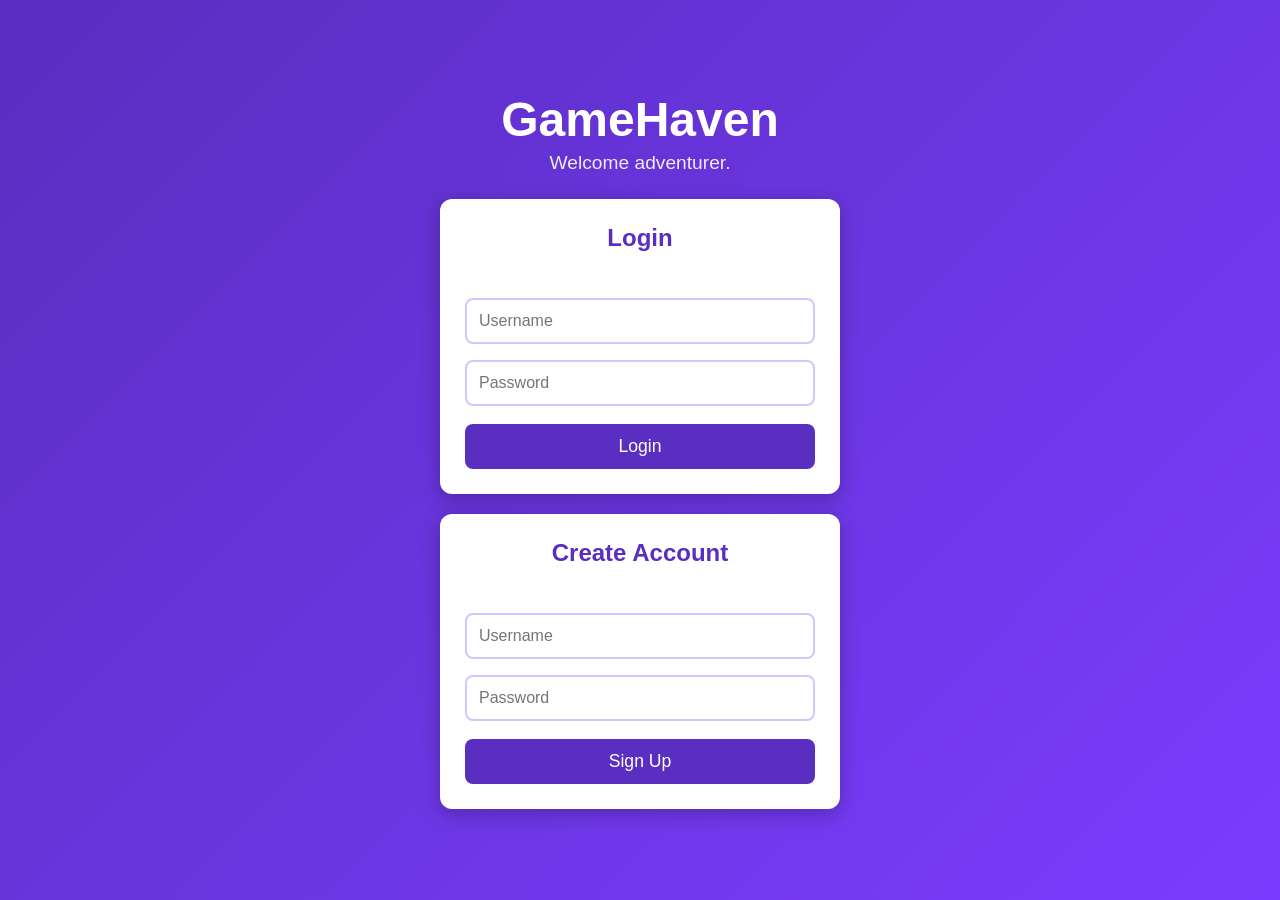
<file: index.html>
<!DOCTYPE html>
<html lang="en">
<head>
  <meta charset="UTF-8">
  <title>GameHaven</title>
  <link rel="stylesheet" href="style.css">
</head>
<body class="home">

  <!-- Logout button as a floating top-right element -->
  <button class="logout-btn" onclick="logout()">Logout</button>

  <div class="home-container">
    <h1 class="home-title">GameHaven</h1>
    <img src="assets/Logo.png" alt="GameHaven Logo" class="home-logo">

    <!-- Navigation as cards -->
    <div class="nav-cards">
      <a href="library.html" class="nav-card">🎮 Game Library</a>
      <a href="reviews.html" class="nav-card">📝 Reviews</a>
      <a href="tips.html" class="nav-card">💡Notes</a>
      <a href="friends.html" class="nav-card">🤝 Social Hub</a>
    </div>
  </div>

  <script src="auth.js"></script>
  <script>
    if (typeof checkLogin === 'function') checkLogin();
  </script>
</body>
</html>
</file>
<file: style.css>
/* =========================================================
   ORIGINAL STYLE.CSS
========================================================= */

/* GENERAL RESET */
* {
  margin: 0;
  padding: 0;
  box-sizing: border-box;
}

/* SITE-WIDE COLORS */
:root {
  --purple: #7b3cff;
  --purple-dark: #5a2ec0;
  --purple-light: #d5c4ff;
  --text-dark: #222;
  --background: #f5f5f7;
  --card-bg: #ffffff;
}

/* BASE BODY STYLE */
body {
  font-family: 'Inter', Arial, sans-serif;
  background-color: var(--background);
  color: var(--text-dark);
}

/* HOME PAGE CONTAINER */
.home {
  display: flex;
  justify-content: center;
  align-items: center;
  min-height: 100vh;
}

.home-container {
  text-align: center;
  padding: 20px;
}

/* MAIN TITLE */
.home-title {
  font-size: 4rem;
  font-weight: 900;
  color: var(--purple);
  margin-bottom: 20px;
}

/* LOGO */
.home-logo {
  width: 200px;
  margin-bottom: 30px;
}

/* LOGOUT BUTTON */
.logout-btn {
  position: fixed;
  top: 20px;
  right: 20px;

  background: var(--purple-dark);
  color: white;
  padding: 10px 20px;
  font-size: 1rem;
  border: none;
  border-radius: 8px;
  cursor: pointer;

  box-shadow: 0 4px 12px rgba(0, 0, 0, 0.15);
  transition: background 0.2s ease, transform 0.15s ease;
}

.logout-btn:hover {
  background: var(--purple);
  transform: translateY(-2px);
}

/* NAV LINKS */
.nav-links {
  display: flex;
  flex-direction: column;
  gap: 20px;
  max-width: 300px;
  margin: 0 auto;
}

.nav-links a {
  display: block;
  background: white;
  color: var(--text-dark);
  text-decoration: none;
  padding: 15px 20px;
  border: 2px solid var(--purple);
  border-radius: 12px;
  font-size: 1.3rem;
  font-weight: 600;
  transition: all 0.2s ease;
}

.nav-links a:hover {
  background: var(--purple);
  color: white;
  transform: translateY(-2px);
}

/* MOBILE FRIENDLY */
@media (max-width: 600px) {
  .home-title {
    font-size: 3rem;
  }
  .home-logo {
    width: 150px;
  }
  .nav-links a {
    font-size: 1.1rem;
  }
}

/* ----------- LOGIN/SIGNUP PAGE ----------- */
.auth-page {
  background: linear-gradient(135deg, var(--purple-dark), var(--purple));
  min-height: 100vh;
  display: flex;
  justify-content: center;
  align-items: center;
  font-family: Arial;
  padding: 20px;
}

.auth-container {
  width: 100%;
  max-width: 400px;
  text-align: center;
  color: white;
}

.auth-title {
  font-size: 3rem;
  font-weight: bold;
  margin-bottom: 5px;
}

.auth-subtitle {
  font-size: 1.2rem;
  margin-bottom: 25px;
  opacity: 0.9;
}

/* Card */
.auth-card {
  background: var(--card-bg);
  padding: 25px;
  margin-top: 20px;
  border-radius: 12px;
  box-shadow: 0 5px 20px rgba(0,0,0,0.25);
}

.auth-card h2 {
  color: var(--purple-dark);
  margin-bottom: 15px;
}

/* Inputs */
.auth-card input {
  width: 100%;
  padding: 12px;
  margin: 8px 0;
  border: 2px solid var(--purple-light);
  border-radius: 8px;
  font-size: 1rem;
}

/* Button */
.auth-btn {
  width: 100%;
  padding: 12px;
  background: var(--purple-dark);
  color: white;
  border: none;
  border-radius: 8px;
  font-size: 1.1rem;
  cursor: pointer;
  margin-top: 10px;
  transition: 0.2s ease;
}

.auth-btn:hover {
  background: var(--purple);
}

.auth-error {
  color: red;
  font-size: 0.9rem;
  min-height: 18px;
  margin-bottom: 5px;
}

nav {
  display: flex;
  justify-content: center;
  flex-wrap: wrap;
  gap: 20px;
  padding: 25px;
  background: var(--purple-dark);
}

nav a {
  background: white;
  color: var(--text-dark);
  text-decoration: none;
  padding: 14px 26px;
  border-radius: 12px;
  border: 2px solid var(--purple);
  font-size: 1.2rem;
  font-weight: 600;
  transition: 0.2s ease;
  box-shadow: 0 4px 12px rgba(0,0,0,0.15);
}

nav a:hover {
  background: var(--purple);
  color: white;
  transform: translateY(-3px);
}

/* =============================== */

.page-title {
  text-align: center;
  font-size: 2.5rem;
  margin: 30px 0;
  color: var(--purple-dark);
}

/* MAIN CONTENT CONTAINER */
.container {
  max-width: 1000px;
  margin: auto;
  padding: 20px;
}

/* SECTION CARDS */
.card {
  background: var(--card-bg);
  padding: 20px;
  border-radius: 12px;
  box-shadow: 0 4px 12px rgba(0,0,0,0.08);
  border: 1px solid #ddd;
  margin-bottom: 30px;
}

/* INPUTS + SELECTS */
.card input,
.card select,
.card textarea {
  width: 100%;
  padding: 12px;
  margin-top: 10px;
  margin-bottom: 15px;
  border: 2px solid var(--purple-light);
  border-radius: 8px;
  font-size: 1rem;
}

/* BUTTONS */
.primary-btn {
  background: var(--purple-dark);
  color: white;
  border: none;
  padding: 12px 20px;
  border-radius: 8px;
  cursor: pointer;
  font-size: 1rem;
  font-weight: 600;
  transition: 0.2s;
}

.primary-btn:hover {
  background: var(--purple);
}

/* GAME LIST GRID */
.games-grid {
  list-style: none;
  padding: 0;
  margin-top: 20px;

  display: grid;
  grid-template-columns: repeat(auto-fit, minmax(260px, 1fr));
  gap: 20px;
}

.games-grid li {
  background: white;
  border: 2px solid var(--purple-light);
  padding: 15px;
  border-radius: 12px;
  box-shadow: 0 3px 10px rgba(0,0,0,0.07);
}

.games-grid li h3 {
  color: var(--purple-dark);
  margin-bottom: 8px;
}

/* Buttons inside game cards */
.game-btn {
  margin-top: 10px;
  padding: 8px 12px;
  font-size: 0.9rem;
  border-radius: 8px;
  border: none;
  background: var(--purple);
  color: white;
  cursor: pointer;
  transition: 0.2s;
}

.game-btn:hover {
  background: var(--purple-dark);
}

/* =========================================================
   REVIEWS PAGE
========================================================= */

/* Page title */
.page-title {
  text-align: center;
  font-size: 2.5rem;
  margin: 30px 0;
  color: var(--purple-dark);
}

/* Game selection dropdown */
#selectGameForReview {
  display: block;
  margin: 0 auto 20px auto;
  padding: 12px;
  font-size: 1rem;
  border-radius: 8px;
  border: 2px solid var(--purple-light);
  width: 250px;
}

/* Game reviews card */
.game-reviews-card {
  background: var(--card-bg);
  padding: 25px;
  margin: 20px auto;
  max-width: 600px;
  border-radius: 12px;
  box-shadow: 0 5px 20px rgba(0,0,0,0.15);
  border: 1px solid var(--purple-light);
}

/* Review list */
#reviewsList {
  list-style: none;
  padding: 0;
  margin-bottom: 15px;
}

#reviewsList li {
  border-bottom: 1px solid #ddd;
  padding: 8px 0;
  font-size: 1rem;
}

/* Average rating */
#averageRating {
  font-weight: 600;
  margin-bottom: 15px;
}

/* Add review form */
#reviewForm {
  display: flex;
  flex-direction: column;
  gap: 10px;
}

#reviewForm select,
#reviewForm input {
  padding: 10px;
  font-size: 1rem;
  border-radius: 8px;
  border: 2px solid var(--purple-light);
}

#reviewForm button {
  background: var(--purple-dark);
  color: white;
  border: none;
  border-radius: 8px;
  padding: 10px 15px;
  font-size: 1rem;
  cursor: pointer;
  font-weight: 600;
  transition: 0.2s ease;
}

#reviewForm button:hover {
  background: var(--purple);
}

/* Responsive */
@media (max-width: 600px) {
  .game-reviews-card {
    padding: 15px;
    margin: 15px;
  }

  #selectGameForReview {
    width: 200px;
  }
}

/* Home page nav cards */
.nav-cards {
  display: flex;
  justify-content: center;
  flex-wrap: wrap;
  gap: 25px;
  margin-top: 40px;
}

.nav-card {
  display: flex;
  align-items: center;
  justify-content: center;
  background: var(--purple-dark);
  color: white;
  text-decoration: none;
  font-size: 1.3rem;
  font-weight: 600;
  width: 200px;
  height: 80px;
  border-radius: 12px;
  transition: all 0.2s ease;
  box-shadow: 0 4px 12px rgba(0,0,0,0.2);
}

.nav-card:hover {
  background: var(--purple);
  transform: translateY(-3px);
}
</file>
